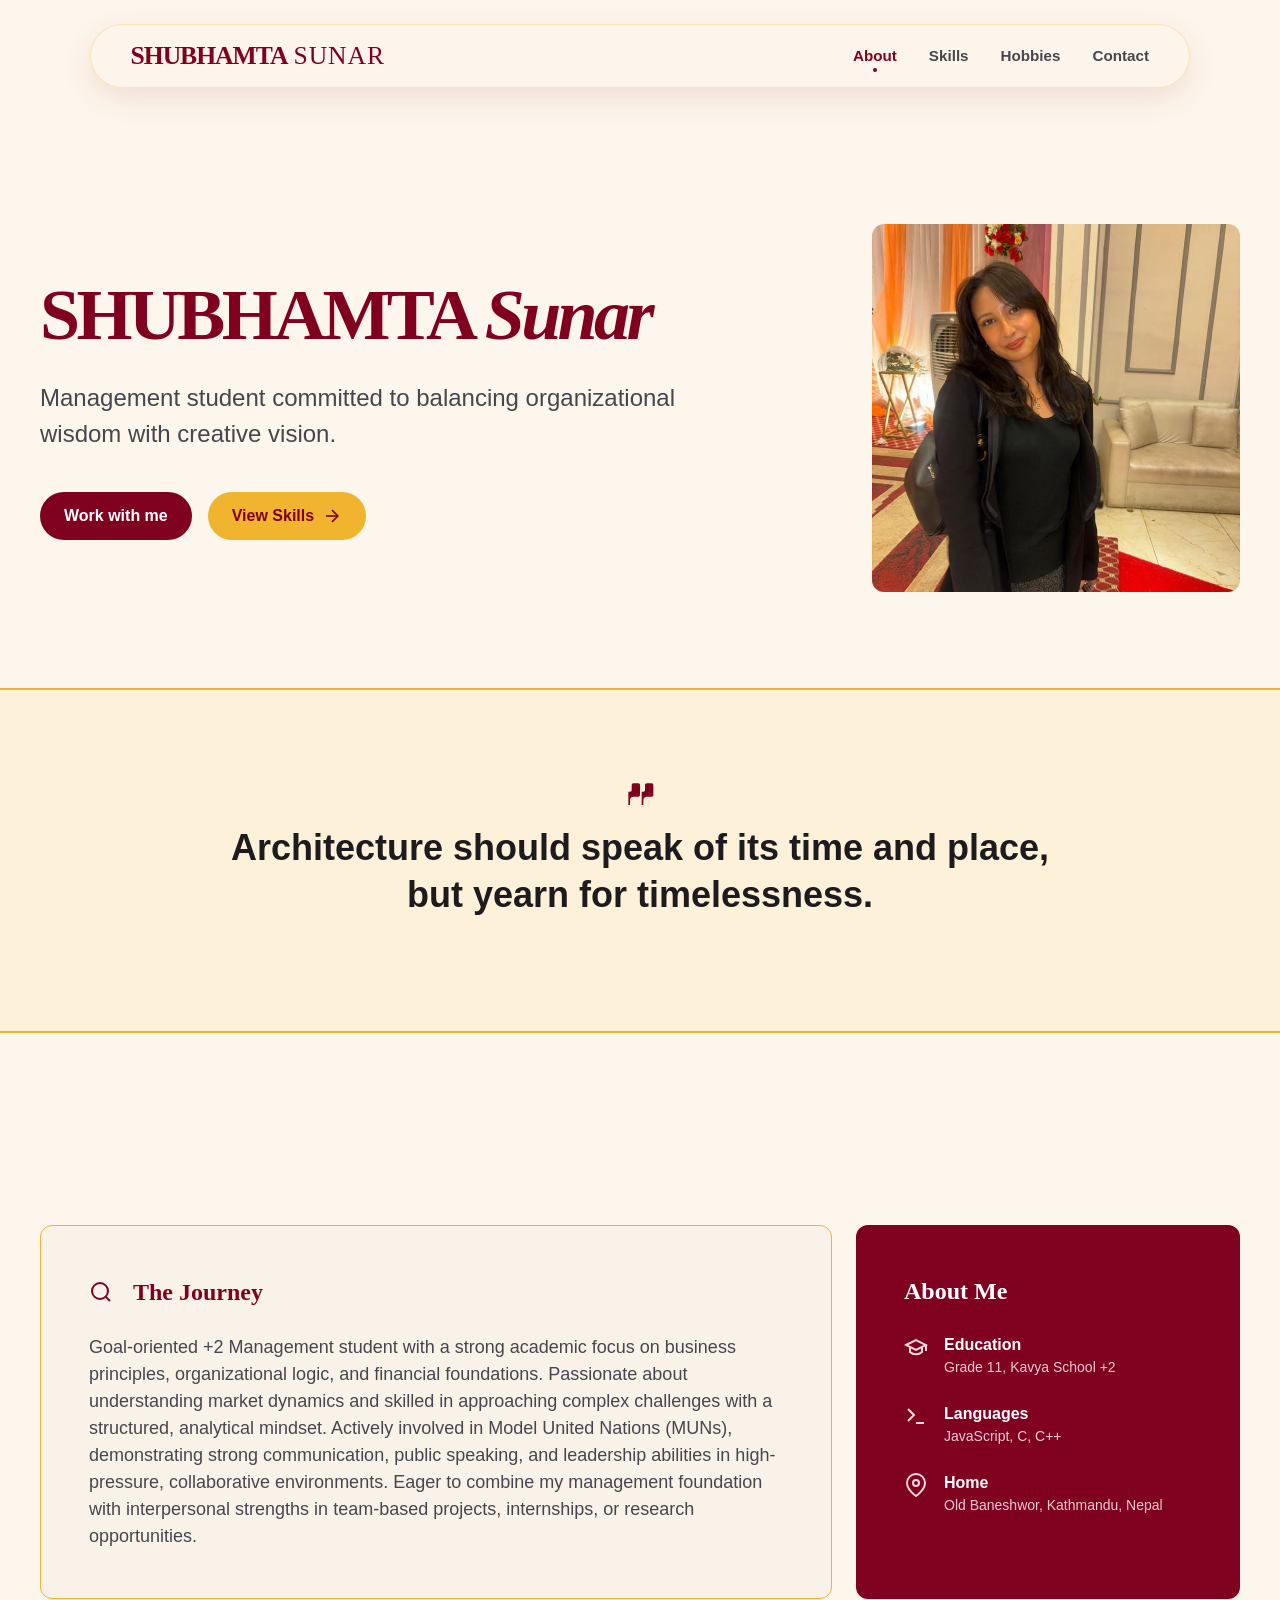
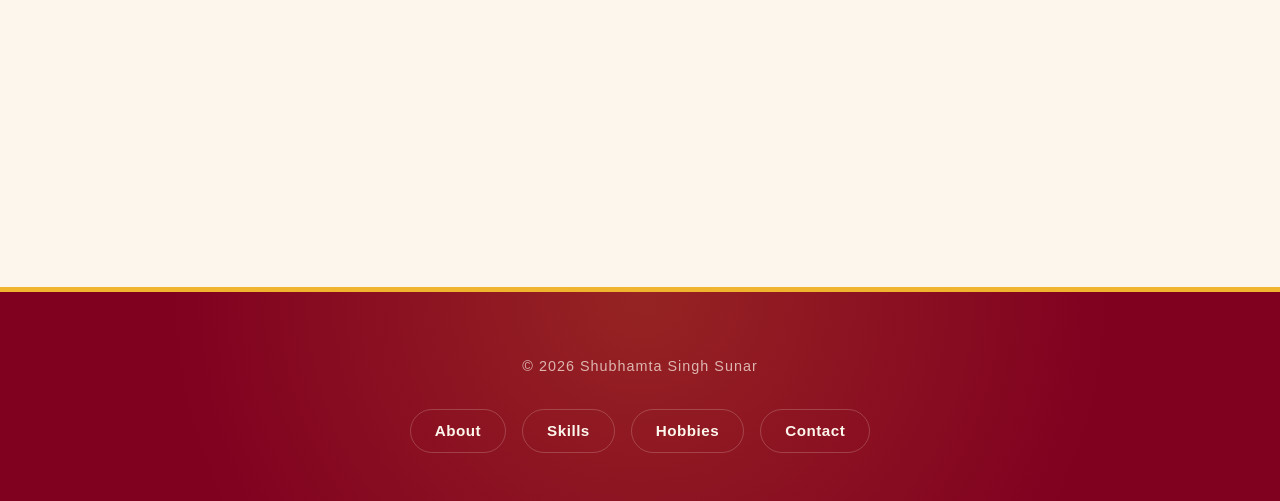
<file: index.html>
<!DOCTYPE html>
<html lang="en">
<head>
  <meta charset="UTF-8">
  <meta name="viewport" content="width=device-width, initial-scale=1.0">
  <meta name="description" content="Portfolio of Shubhamta Sunar">
  <title>About | Student Portfolio</title>
  <link rel="stylesheet" href="styles.css">
  <link rel="stylesheet" href="index.css">
</head>
<body style="min-height: 100vh;">
  <nav class="navbar">
    <div class="nav-container">
      <a href="about.html" class="nav-logo-container">
        <span class="nav-logo">SHUBHAMTA <span>SUNAR</span></span>
      </a>
      <div class="nav-links">
        <a href="index.html" class="nav-link active">About</a>
        <a href="skills.html" class="nav-link">Skills</a>
        <a href="hobbies.html" class="nav-link">Hobbies</a>
        <a href="contact.html" class="nav-link">Contact</a>
      </div>
      <!-- Profile removed from nav per request -->
    </div>
  </nav>

  <main>
    <section class="container hero-section">
      <div class="hero-grid">
        <div class="hero-content">
          <h1 class="hero-title">SHUBHAMTA <span class="text-primary-italic">Sunar</span></h1>
          <p class="hero-desc">Management student committed to balancing organizational wisdom with creative vision.</p>
          <div class="hero-actions">
            <a href="contact.html" class="btn btn-primary">Work with me</a>
            <a href="skills.html" class="btn btn-secondary">
              View Skills
              <span style="display: flex; align-items: center; margin-left: 8px;"><svg viewBox="0 0 24 24" width="20" height="20" fill="none" stroke="currentColor" stroke-width="2"><line x1="5" y1="12" x2="19" y2="12"></line><polyline points="12 5 19 12 12 19"></polyline></svg></span>
            </a>
          </div>
        </div>
        <div class="hero-image-wrapper">
          <div class="hero-image-container">
            <img src="photo.jpeg" alt="Profile photo of Shubhamta Sunar" class="hero-image">
          </div>
        </div>
      </div>
    </section>

    <section class="quote-section" style="background-color: #fdf2d9; border-top: 2px solid var(--color-xanthous); border-bottom: 2px solid var(--color-xanthous);">
      <div class="quote-content">
        <span class="quote-icon"><svg viewBox="0 0 24 24" width="40" height="40" fill="currentColor"><path d="M14.017 21L14.017 18C14.017 16.8954 14.9124 16 16.017 16H19.017C19.5693 16 20.017 15.5523 20.017 15V9C20.017 8.44772 19.5693 8 19.017 8H16.017C15.4647 8 15.017 8.44772 15.017 9V12C15.017 12.5523 14.5693 13 14.017 13H13.017V21H14.017ZM6.017 21L6.017 18C6.017 16.8954 6.91243 16 8.017 16H11.017C11.5693 16 12.017 15.5523 12.017 15V9C12.017 8.44772 11.5693 8 11.017 8H8.017C7.46472 8 7.017 8.44772 7.017 9V12C7.017 12.5523 6.56928 13 6.017 13H5.017V21H6.017Z"></path></svg></span>
        <blockquote class="quote-text">
          Architecture should speak of its time and place, but yearn for timelessness.
        </blockquote>
      </div>
    </section>

    <section class="container" style="padding: 6rem 0;">
      <div class="bento-grid">
        <!-- Story Card -->
        <div class="bento-card span-2" style="background-color: var(--color-surface-container-low); border: 1px solid var(--color-xanthous);">
          <h2 class="bento-title">
            <span class="text-primary" style="display: flex; align-items: center;"><svg viewBox="0 0 24 24" width="24" height="24" fill="none" stroke="currentColor" stroke-width="2" style="margin-right: 8px;"><circle cx="11" cy="11" r="8"></circle><line x1="21" y1="21" x2="16.65" y2="16.65"></line></svg></span>
            The Journey
          </h2>
          <div style="font-size: 1.125rem; color: var(--color-on-surface-variant); display: flex; flex-direction: column; gap: 1rem;">
            <p>Goal-oriented +2 Management student with a strong academic focus on business principles, organizational logic, and financial foundations. Passionate about understanding market dynamics and skilled in approaching complex challenges with a structured, analytical mindset. Actively involved in Model United Nations (MUNs), demonstrating strong communication, public speaking, and leadership abilities in high-pressure, collaborative environments. Eager to combine my management foundation with interpersonal strengths in team-based projects, internships, or research opportunities.</p>
          </div>
        </div>

        <!-- Fast Facts -->
        <div class="bento-card bento-card-primary">
          <h2 class="bento-title">About Me</h2>
          <ul class="stats-list">
            <li class="stat-item">
              <span style="color: var(--color-primary-container); font-size: 1.5rem;"><svg viewBox="0 0 24 24" width="24" height="24" fill="none" stroke="currentColor" stroke-width="2"><path d="M22 10v6M2 10l10-5 10 5-10 5z"></path><path d="M6 12v5c3 3 9 3 12 0v-5"></path></svg></span>
              <div>
                <p style="font-weight: bold;">Education</p>
                <p style="opacity: 0.8; font-size: 0.875rem;">Grade 11, Kavya School +2</p>
              </div>
            </li>
            <li class="stat-item">
              <span style="color: var(--color-primary-container); font-size: 1.5rem;"><svg viewBox="0 0 24 24" width="24" height="24" fill="none" stroke="currentColor" stroke-width="2"><polyline points="4 17 10 11 4 5"></polyline><line x1="12" y1="19" x2="20" y2="19"></line></svg></span>
              <div>
                <p style="font-weight: bold;">Languages</p>
                <p style="opacity: 0.8; font-size: 0.875rem;">JavaScript, C, C++</p>
              </div>
            </li>
            <li class="stat-item">
              <span style="color: var(--color-primary-container); font-size: 1.5rem;"><svg viewBox="0 0 24 24" width="24" height="24" fill="none" stroke="currentColor" stroke-width="2"><path d="M21 10c0 7-9 13-9 13s-9-6-9-13a9 9 0 0 1 18 0z"></path><circle cx="12" cy="10" r="3"></circle></svg></span>
              <div>
                <p style="font-weight: bold;">Home</p>
                <p style="opacity: 0.8; font-size: 0.875rem;">Old Baneshwor, Kathmandu, Nepal</p>
              </div>
            </li>
          </ul>
        </div>
      </div>
    </section>
  </main>

  <footer>
    <div class="footer-container">
      <p>© 2026 Shubhamta Singh Sunar</p>
      <div class="footer-links">
        <a href="index.html" class="footer-link">About</a>
        <a href="skills.html" class="footer-link">Skills</a>
        <a href="hobbies.html" class="footer-link">Hobbies</a>
        <a href="contact.html" class="footer-link">Contact</a>
      </div>
    </div>
  </footer>
</body>
</html>
</file>
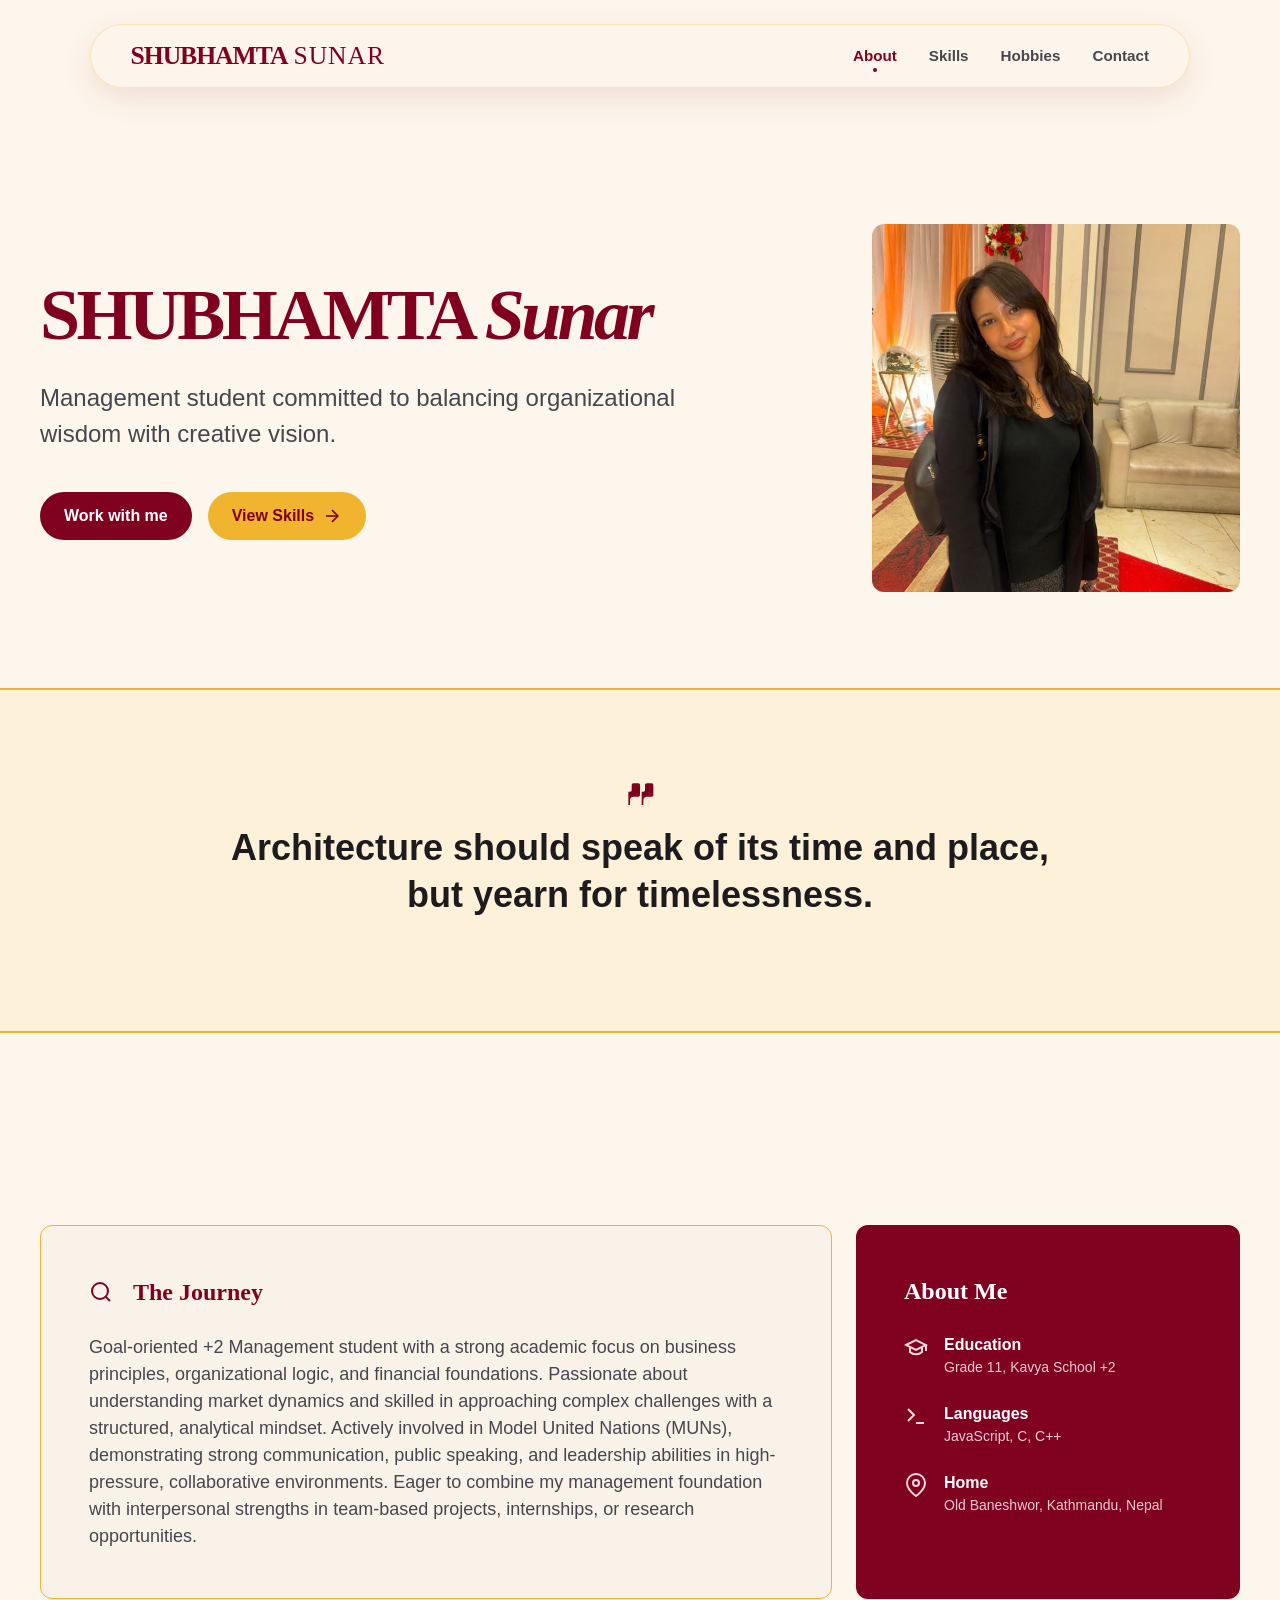
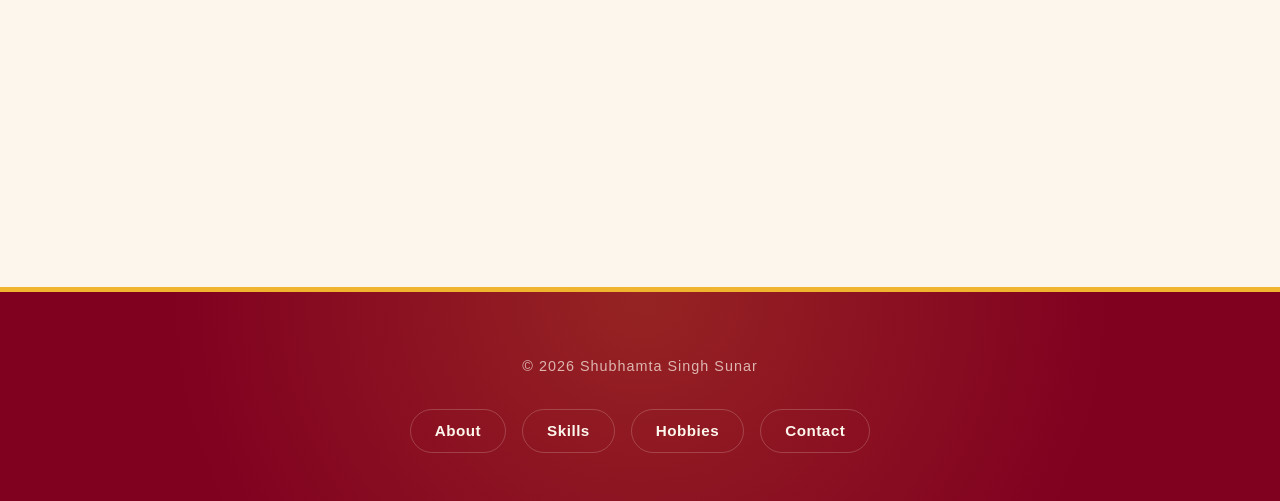
<file: about.html>
<!DOCTYPE html>
<html lang="en">
<head>
  <meta charset="UTF-8">
  <meta name="viewport" content="width=device-width, initial-scale=1.0">
  <meta name="description" content="Portfolio of Shubhamta Sunar">
  <title>About | Student Portfolio</title>
  <link rel="stylesheet" href="styles.css">
  <link rel="stylesheet" href="about.css">
</head>
<body style="min-height: 100vh;">
  <nav class="navbar">
    <div class="nav-container">
      <a href="about.html" class="nav-logo-container">
        <span class="nav-logo">SHUBHAMTA <span>SUNAR</span></span>
      </a>
      <div class="nav-links">
        <a href="about.html" class="nav-link active">About</a>
        <a href="skills.html" class="nav-link">Skills</a>
        <a href="hobbies.html" class="nav-link">Hobbies</a>
        <a href="contact.html" class="nav-link">Contact</a>
      </div>
      <!-- Profile removed from nav per request -->
    </div>
  </nav>

  <main>
    <section class="container hero-section">
      <div class="hero-grid">
        <div class="hero-content">
          <h1 class="hero-title">SHUBHAMTA <span class="text-primary-italic">Sunar</span></h1>
          <p class="hero-desc">Management student committed to balancing organizational wisdom with creative vision.</p>
          <div class="hero-actions">
            <a href="contact.html" class="btn btn-primary">Work with me</a>
            <a href="skills.html" class="btn btn-secondary">
              View Skills
              <span style="display: flex; align-items: center; margin-left: 8px;"><svg viewBox="0 0 24 24" width="20" height="20" fill="none" stroke="currentColor" stroke-width="2"><line x1="5" y1="12" x2="19" y2="12"></line><polyline points="12 5 19 12 12 19"></polyline></svg></span>
            </a>
          </div>
        </div>
        <div class="hero-image-wrapper">
          <div class="hero-image-container">
            <img src="photo.jpeg" alt="Profile photo of Shubhamta Sunar" class="hero-image">
          </div>
        </div>
      </div>
    </section>

    <section class="quote-section" style="background-color: #fdf2d9; border-top: 2px solid var(--color-xanthous); border-bottom: 2px solid var(--color-xanthous);">
      <div class="quote-content">
        <span class="quote-icon"><svg viewBox="0 0 24 24" width="40" height="40" fill="currentColor"><path d="M14.017 21L14.017 18C14.017 16.8954 14.9124 16 16.017 16H19.017C19.5693 16 20.017 15.5523 20.017 15V9C20.017 8.44772 19.5693 8 19.017 8H16.017C15.4647 8 15.017 8.44772 15.017 9V12C15.017 12.5523 14.5693 13 14.017 13H13.017V21H14.017ZM6.017 21L6.017 18C6.017 16.8954 6.91243 16 8.017 16H11.017C11.5693 16 12.017 15.5523 12.017 15V9C12.017 8.44772 11.5693 8 11.017 8H8.017C7.46472 8 7.017 8.44772 7.017 9V12C7.017 12.5523 6.56928 13 6.017 13H5.017V21H6.017Z"></path></svg></span>
        <blockquote class="quote-text">
          Architecture should speak of its time and place, but yearn for timelessness.
        </blockquote>
      </div>
    </section>

    <section class="container" style="padding: 6rem 0;">
      <div class="bento-grid">
        <!-- Story Card -->
        <div class="bento-card span-2" style="background-color: var(--color-surface-container-low); border: 1px solid var(--color-xanthous);">
          <h2 class="bento-title">
            <span class="text-primary" style="display: flex; align-items: center;"><svg viewBox="0 0 24 24" width="24" height="24" fill="none" stroke="currentColor" stroke-width="2" style="margin-right: 8px;"><circle cx="11" cy="11" r="8"></circle><line x1="21" y1="21" x2="16.65" y2="16.65"></line></svg></span>
            The Journey
          </h2>
          <div style="font-size: 1.125rem; color: var(--color-on-surface-variant); display: flex; flex-direction: column; gap: 1rem;">
            <p>Goal-oriented +2 Management student with a strong academic focus on business principles, organizational logic, and financial foundations. Passionate about understanding market dynamics and skilled in approaching complex challenges with a structured, analytical mindset. Actively involved in Model United Nations (MUNs), demonstrating strong communication, public speaking, and leadership abilities in high-pressure, collaborative environments. Eager to combine my management foundation with interpersonal strengths in team-based projects, internships, or research opportunities.</p>
          </div>
        </div>

        <!-- Fast Facts -->
        <div class="bento-card bento-card-primary">
          <h2 class="bento-title">About Me</h2>
          <ul class="stats-list">
            <li class="stat-item">
              <span style="color: var(--color-primary-container); font-size: 1.5rem;"><svg viewBox="0 0 24 24" width="24" height="24" fill="none" stroke="currentColor" stroke-width="2"><path d="M22 10v6M2 10l10-5 10 5-10 5z"></path><path d="M6 12v5c3 3 9 3 12 0v-5"></path></svg></span>
              <div>
                <p style="font-weight: bold;">Education</p>
                <p style="opacity: 0.8; font-size: 0.875rem;">Grade 11, Kavya School +2</p>
              </div>
            </li>
            <li class="stat-item">
              <span style="color: var(--color-primary-container); font-size: 1.5rem;"><svg viewBox="0 0 24 24" width="24" height="24" fill="none" stroke="currentColor" stroke-width="2"><polyline points="4 17 10 11 4 5"></polyline><line x1="12" y1="19" x2="20" y2="19"></line></svg></span>
              <div>
                <p style="font-weight: bold;">Languages</p>
                <p style="opacity: 0.8; font-size: 0.875rem;">JavaScript, C, C++</p>
              </div>
            </li>
            <li class="stat-item">
              <span style="color: var(--color-primary-container); font-size: 1.5rem;"><svg viewBox="0 0 24 24" width="24" height="24" fill="none" stroke="currentColor" stroke-width="2"><path d="M21 10c0 7-9 13-9 13s-9-6-9-13a9 9 0 0 1 18 0z"></path><circle cx="12" cy="10" r="3"></circle></svg></span>
              <div>
                <p style="font-weight: bold;">Home</p>
                <p style="opacity: 0.8; font-size: 0.875rem;">Old Baneshwor, Kathmandu, Nepal</p>
              </div>
            </li>
          </ul>
        </div>
      </div>
    </section>
  </main>

  <footer>
    <div class="footer-container">
      <p>© 2026 Shubhamta Singh Sunar</p>
      <div class="footer-links">
        <a href="about.html" class="footer-link">About</a>
        <a href="skills.html" class="footer-link">Skills</a>
        <a href="hobbies.html" class="footer-link">Hobbies</a>
        <a href="contact.html" class="footer-link">Contact</a>
      </div>
    </div>
  </footer>
</body>
</html>
</file>
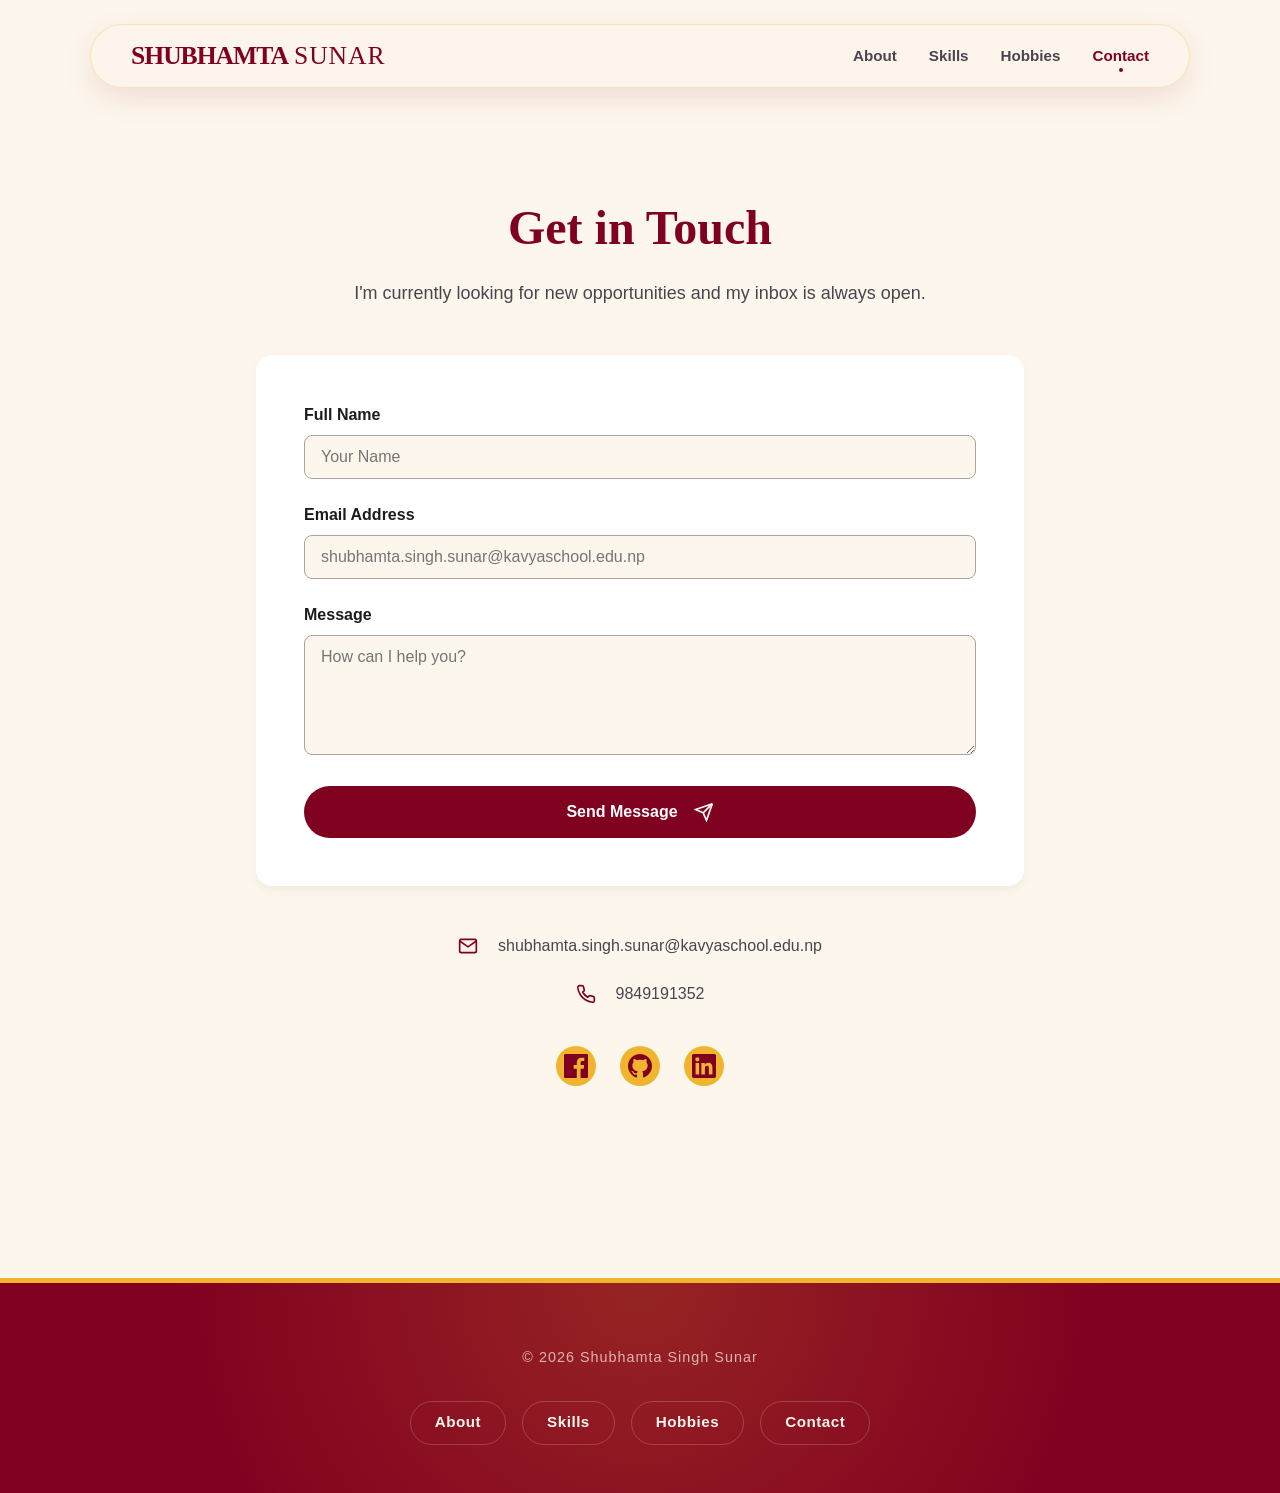
<file: contact.html>
<!DOCTYPE html>
<html lang="en">
<head>
  <meta charset="UTF-8">
  <meta name="viewport" content="width=device-width, initial-scale=1.0">
  <meta name="description" content="Portfolio of Shubhamta Sunar">
  <title>Contact | Student Portfolio</title>
  <link rel="stylesheet" href="styles.css">
  <link rel="stylesheet" href="contact.css">
  <style>
    /* Internal CSS requirement */
    .icon-primary { color: var(--color-primary) !important; }
  </style>
</head>
<body style="min-height: 100vh;">
  <nav class="navbar">
    <div class="nav-container">
      <a href="index.html" class="nav-logo-container">
        <span class="nav-logo">SHUBHAMTA <span>SUNAR</span></span>
      </a>
      <div class="nav-links">
        <a href="index.html" class="nav-link">About</a>
        <a href="skills.html" class="nav-link">Skills</a>
        <a href="hobbies.html" class="nav-link">Hobbies</a>
        <a href="contact.html" class="nav-link active">Contact</a>
      </div>
      <!-- Profile removed from nav per request -->
    </div>
  </nav>

  <main>
    <div class="container contact-section">
      <div class="contact-header">
        <h1>Get in Touch</h1>
        <p style="color: var(--color-on-surface-variant); font-size: 1.125rem;">I'm currently looking for new opportunities and my inbox is always open.</p>
      </div>

      <div class="contact-form-container">
        <form action="#">
          <div class="form-group">
            <label for="name" class="form-label">Full Name</label>
            <input type="text" id="name" name="name" class="form-input" placeholder="Your Name" required>
          </div>
          <div class="form-group">
            <label for="email" class="form-label">Email Address</label>
            <input type="email" id="email" name="email" class="form-input" placeholder="shubhamta.singh.sunar@kavyaschool.edu.np" required title="Please use your student email">
          </div>
          <div class="form-group">
            <label for="message" class="form-label">Message</label>
            <textarea id="message" name="message" class="form-textarea" placeholder="How can I help you?" required></textarea>
          </div>
          <button type="submit" class="btn btn-primary submit-btn">
            Send Message
            <span style="display: flex; align-items: center; margin-left: 8px;"><svg viewBox="0 0 24 24" width="20" height="20" fill="none" stroke="currentColor" stroke-width="2"><line x1="22" y1="2" x2="11" y2="13"></line><polyline points="22 2 15 22 11 13 2 9 22 2"></polyline></svg></span>
          </button>
        </form>
      </div>

      <div class="contact-info">
        <div class="info-item">
          <span class="icon-primary" style="display: flex; align-items: center; margin-right: 8px;"><svg viewBox="0 0 24 24" width="20" height="20" fill="none" stroke="currentColor" stroke-width="2"><path d="M4 4h16c1.1 0 2 .9 2 2v12c0 1.1-.9 2-2 2H4c-1.1 0-2-.9-2-2V6c0-1.1.9-2 2-2z"></path><polyline points="22,6 12,13 2,6"></polyline></svg></span>
          <a href="mailto:shubhamta.singh.sunar@kavyaschool.edu.np" style="color: inherit; text-decoration: none;">shubhamta.singh.sunar@kavyaschool.edu.np</a>
        </div>
        <div class="info-item">
          <span class="icon-primary" style="display: flex; align-items: center; margin-right: 8px;"><svg viewBox="0 0 24 24" width="20" height="20" fill="none" stroke="currentColor" stroke-width="2"><path d="M22 16.92v3a2 2 0 0 1-2.18 2 19.79 19.79 0 0 1-8.63-3.07 19.5 19.5 0 0 1-6-6 19.79 19.79 0 0 1-3.07-8.67A2 2 0 0 1 4.11 2h3a2 2 0 0 1 2 1.72 12.84 12.84 0 0 0 .7 2.81 2 2 0 0 1-.45 2.11L8.09 9.91a16 16 0 0 0 6 6l1.27-1.27a2 2 0 0 1 2.11-.45 12.84 12.84 0 0 0 2.81.7A2 2 0 0 1 22 16.92z"></path></svg></span>
          <a href="tel:9849191352" style="color: inherit; text-decoration: none;">9849191352</a>
        </div>
        
        <div class="social-links">
          <a href="#" class="btn btn-secondary" style="padding: 0.5rem; border-radius: 50%;">
            <svg viewBox="0 0 24 24" width="24" height="24" fill="currentColor"><path d="M22.675 0h-21.35C.597 0 0 .597 0 1.326v21.348C0 23.403.597 24 1.325 24H12.82v-9.294H9.692v-3.622h3.128V8.413c0-3.1 1.893-4.788 4.659-4.788 1.325 0 2.463.099 2.795.143v3.24l-1.918.001c-1.504 0-1.795.715-1.795 1.763v2.313h3.587l-.467 3.622h-3.12V24h6.116c.728 0 1.325-.597 1.325-1.326V1.326C24 .597 23.403 0 22.675 0z"></path></svg>
          </a>
          <a href="#" class="btn btn-secondary" style="padding: 0.5rem; border-radius: 50%;">
            <svg viewBox="0 0 24 24" width="24" height="24" fill="currentColor"><path d="M12 0C5.373 0 0 5.373 0 12c0 5.302 3.438 9.8 8.207 11.387.6.113.793-.26.793-.577v-2.234c-3.338.726-4.042-1.416-4.042-1.416-.546-1.387-1.333-1.756-1.333-1.756-1.09-.745.083-.73.083-.73 1.205.084 1.838 1.236 1.838 1.236 1.07 1.835 2.809 1.305 3.495.997.108-.775.418-1.305.76-1.605-2.665-.3-5.466-1.332-5.466-5.93 0-1.31.465-2.38 1.235-3.22-.124-.303-.535-1.524.117-3.176 0 0 1.008-.322 3.3 1.23.957-.266 1.983-.399 3.003-.404 1.02.005 2.047.138 3.006.404 2.29-1.552 3.297-1.23 3.297-1.23.653 1.652.242 2.873.118 3.176.77.84 1.235 1.91 1.235 3.22 0 4.609-2.807 5.627-5.479 5.92.43.372.823 1.102.823 2.222v3.293c0 .319.192.694.801.576C20.566 21.797 24 17.3 24 12c0-6.627-5.373-12-12-12z"></path></svg>
          </a>
          <a href="#" class="btn btn-secondary" style="padding: 0.5rem; border-radius: 50%;">
            <svg viewBox="0 0 24 24" width="24" height="24" fill="currentColor"><path d="M20.447 20.452h-3.554v-5.569c0-1.328-.027-3.037-1.852-3.037-1.853 0-2.136 1.445-2.136 2.939v5.667H9.351V9h3.414v1.561h.046c.477-.9 1.637-1.85 3.37-1.85 3.601 0 4.267 2.37 4.267 5.455v6.286zM5.337 7.433c-1.144 0-2.063-.926-2.063-2.065 0-1.138.92-2.063 2.063-2.063 1.14 0 2.064.925 2.064 2.063 0 1.139-.925 2.065-2.064 2.065zm1.782 13.019H3.555V9h3.564v11.452zM22.225 0H1.771C.792 0 0 .774 0 1.729v20.542C0 23.227.792 24 1.771 24h20.451C23.2 24 24 23.227 24 22.271V1.729C24 .774 23.2 0 22.222 0h.003z"></path></svg>
          </a>
        </div>
      </div>
    </div>
  </main>

  <footer>
    <div class="footer-container">
      <p>© 2026 Shubhamta Singh Sunar</p>
      <div class="footer-links">
        <a href="about.html" class="footer-link">About</a>
        <a href="skills.html" class="footer-link">Skills</a>
        <a href="hobbies.html" class="footer-link">Hobbies</a>
        <a href="contact.html" class="footer-link">Contact</a>
      </div>
    </div>
  </footer>
</body>
</html>
</file>
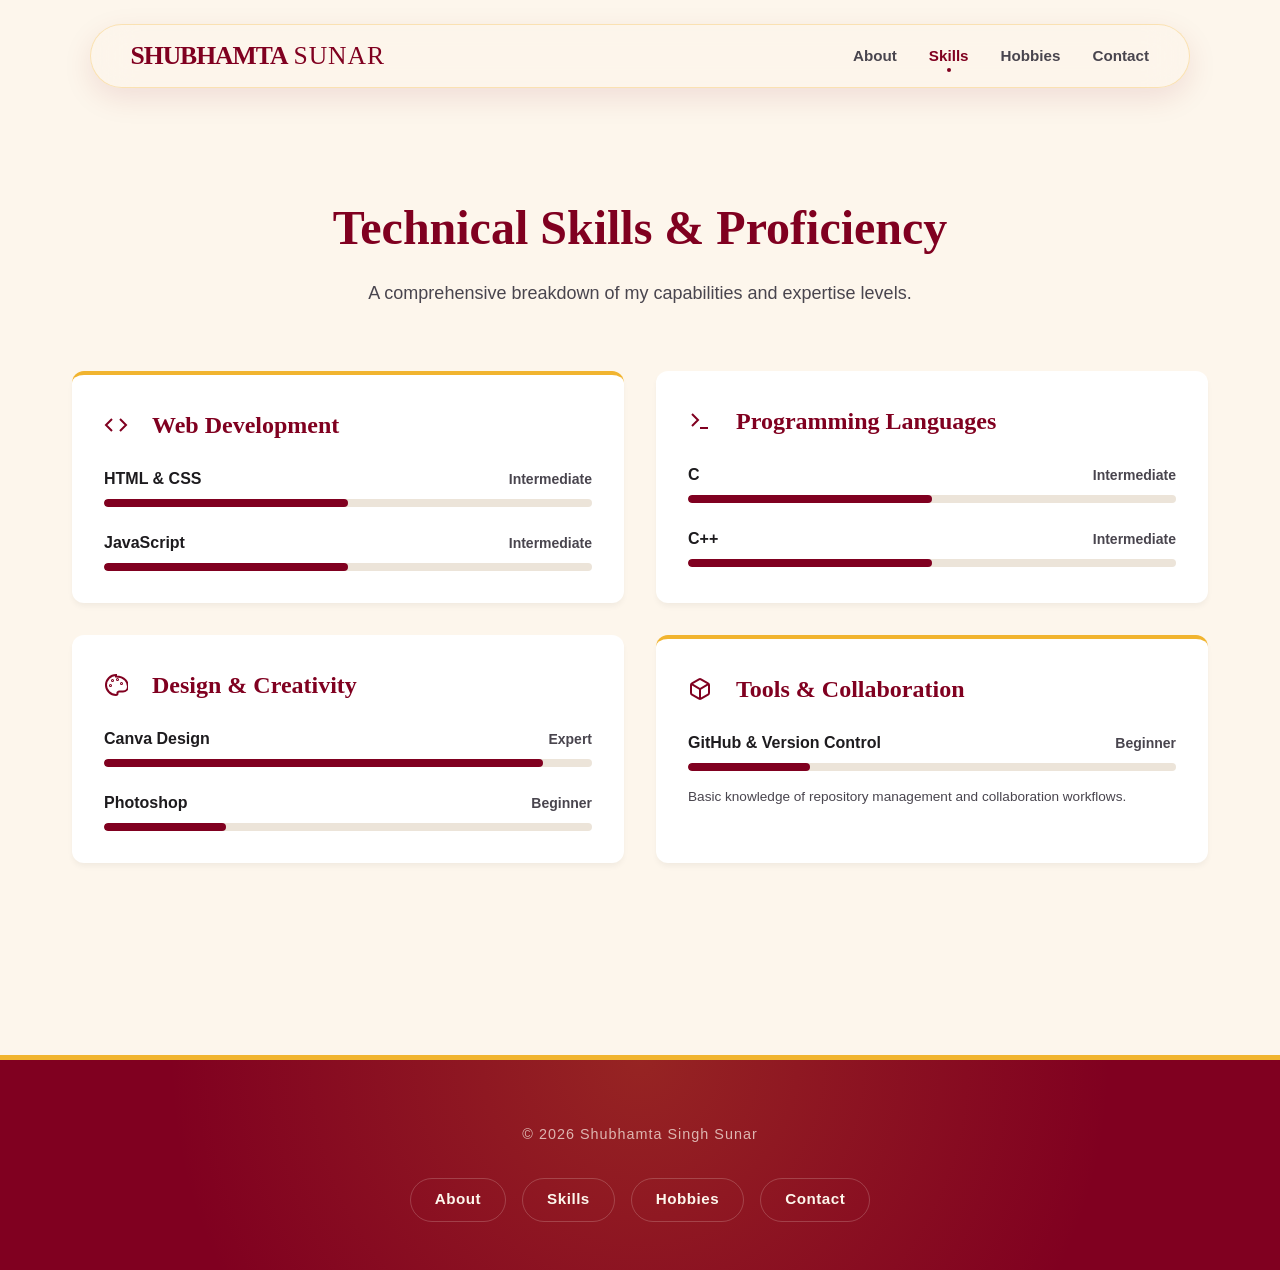
<file: skills.html>
<!DOCTYPE html>
<html lang="en">
<head>
  <meta charset="UTF-8">
  <meta name="viewport" content="width=device-width, initial-scale=1.0">
  <meta name="description" content="Portfolio of Shubhamta Sunar">
  <title>Skills | Student Portfolio</title>
  <link rel="stylesheet" href="styles.css">
  <link rel="stylesheet" href="skills.css">
  <style>
    /* Internal CSS requirement */
    .expert-bar { width: 90%; }
    .advanced-bar { width: 75%; }
    .intermediate-bar { width: 50%; }
    .beginner-bar { width: 25%; }
  </style>
</head>
<body style="min-height: 100vh;">
  <nav class="navbar">
    <div class="nav-container">
      <a href="index.html" class="nav-logo-container">
        <span class="nav-logo">SHUBHAMTA <span>SUNAR</span></span>
      </a>
      <div class="nav-links">
        <a href="index.html" class="nav-link">About</a>
        <a href="skills.html" class="nav-link active">Skills</a>
        <a href="hobbies.html" class="nav-link">Hobbies</a>
        <a href="contact.html" class="nav-link">Contact</a>
      </div>
      <!-- Profile removed from nav per request -->
    </div>
  </nav>

  <main>
    <div class="container">
      <div class="page-title">
        <h1>Technical Skills & Proficiency</h1>
        <p style="color: var(--color-on-surface-variant); font-size: 1.125rem;">A comprehensive breakdown of my capabilities and expertise levels.</p>
      </div>

      <div class="skills-grid">
        <!-- Web Development -->
        <div class="skill-category" style="border-top: 4px solid var(--color-xanthous);">
          <h2 class="category-title">
            <span style="display: flex; align-items: center; margin-right: 12px;"><svg viewBox="0 0 24 24" width="24" height="24" fill="none" stroke="currentColor" stroke-width="2"><polyline points="16 18 22 12 16 6"></polyline><polyline points="8 6 2 12 8 18"></polyline></svg></span> Web Development
          </h2>
          <div class="skill-list">
            <div class="skill-item">
              <div class="skill-header">
                <span>HTML & CSS</span>
                <span class="skill-level-text">Intermediate</span>
              </div>
              <div class="skill-bar-bg"><div class="skill-bar-fill intermediate-bar"></div></div>
            </div>
            <div class="skill-item">
              <div class="skill-header">
                <span>JavaScript</span>
                <span class="skill-level-text">Intermediate</span>
              </div>
              <div class="skill-bar-bg"><div class="skill-bar-fill intermediate-bar"></div></div>
            </div>
          </div>
        </div>

        <!-- Programming -->
        <div class="skill-category">
          <h2 class="category-title">
            <span style="display: flex; align-items: center; margin-right: 12px;"><svg viewBox="0 0 24 24" width="24" height="24" fill="none" stroke="currentColor" stroke-width="2"><polyline points="4 17 10 11 4 5"></polyline><line x1="12" y1="19" x2="20" y2="19"></line></svg></span> Programming Languages
          </h2>
          <div class="skill-list">
            <div class="skill-item">
              <div class="skill-header">
                <span>C</span>
                <span class="skill-level-text">Intermediate</span>
              </div>
              <div class="skill-bar-bg"><div class="skill-bar-fill intermediate-bar"></div></div>
            </div>
            <div class="skill-item">
              <div class="skill-header">
                <span>C++</span>
                <span class="skill-level-text">Intermediate</span>
              </div>
              <div class="skill-bar-bg"><div class="skill-bar-fill intermediate-bar"></div></div>
            </div>
          </div>
        </div>

        <!-- Design -->
        <div class="skill-category">
          <h2 class="category-title">
            <span style="display: flex; align-items: center; margin-right: 12px;"><svg viewBox="0 0 24 24" width="24" height="24" fill="none" stroke="currentColor" stroke-width="2"><circle cx="13.5" cy="6.5" r=".5"></circle><circle cx="17.5" cy="10.5" r=".5"></circle><circle cx="8.5" cy="7.5" r=".5"></circle><circle cx="6.5" cy="12.5" r=".5"></circle><path d="M12 2C6.5 2 2 6.5 2 12s4.5 10 10 10c.926 0 1.707-.757 1.451-1.637a1.437 1.437 0 0 1 .454-1.465c.34-.306.84-.448 1.289-.448H19c2.76 0 5-2.24 5-5 0-3.31-2.69-10-12-10z"></path></svg></span> Design & Creativity
          </h2>
          <div class="skill-list">
            <div class="skill-item">
              <div class="skill-header">
                <span>Canva Design</span>
                <span class="skill-level-text">Expert</span>
              </div>
              <div class="skill-bar-bg"><div class="skill-bar-fill expert-bar"></div></div>
            </div>
            <div class="skill-item">
              <div class="skill-header">
                <span>Photoshop</span>
                <span class="skill-level-text">Beginner</span>
              </div>
              <div class="skill-bar-bg"><div class="skill-bar-fill beginner-bar"></div></div>
            </div>
          </div>
        </div>
        
        <!-- Tools -->
        <div class="skill-category" style="border-top: 4px solid var(--color-xanthous);">
          <h2 class="category-title">
            <span style="display: flex; align-items: center; margin-right: 12px;"><svg viewBox="0 0 24 24" width="24" height="24" fill="none" stroke="currentColor" stroke-width="2"><path d="M21 16V8a2 2 0 0 0-1-1.73l-7-4a2 2 0 0 0-2 0l-7 4A2 2 0 0 0 3 8v8a2 2 0 0 0 1 1.73l7 4a2 2 0 0 0 2 0l7-4A2 2 0 0 0 21 16z"></path><polyline points="3.27 6.96 12 12.01 20.73 6.96"></polyline><line x1="12" y1="22.08" x2="12" y2="12"></line></svg></span> Tools & Collaboration
          </h2>
          <div class="skill-list">
            <div class="skill-item">
              <div class="skill-header">
                <span>GitHub & Version Control</span>
                <span class="skill-level-text">Beginner</span>
              </div>
              <div class="skill-bar-bg"><div class="skill-bar-fill beginner-bar"></div></div>
              <p style="font-size: 0.85rem; color: var(--color-on-surface-variant); margin-top: 0.5rem;">Basic knowledge of repository management and collaboration workflows.</p>
            </div>
          </div>
        </div>

      </div>
    </div>
  </main>

  <footer>
    <div class="footer-container">
      <p>© 2026 Shubhamta Singh Sunar</p>
      <div class="footer-links">
        <a href="about.html" class="footer-link">About</a>
        <a href="skills.html" class="footer-link">Skills</a>
        <a href="hobbies.html" class="footer-link">Hobbies</a>
        <a href="contact.html" class="footer-link">Contact</a>
      </div>
    </div>
  </footer>
</body>
</html>
</file>
<file: styles.css>
:root {
  --color-primary: #800020; /* Burgundy */
  --color-on-primary: #ffffff;
  --color-primary-container: #ffd9de;
  --color-on-primary-container: #3f000e;
  --color-surface: #fdf6ec; /* Creamy White */
  --color-on-surface: #1d1b1e;
  --color-surface-container-lowest: #ffffff;
  --color-surface-container-low: #f8f2e9;
  --color-surface-container-high: #ece4d9;
  --color-on-surface-variant: #49454e;
  --color-outline-variant: #b0a1a3;
  --font-headline: "Georgia", serif;
  --font-body: "Arial", sans-serif;
  --font-label: "Arial", sans-serif;
  
  --color-xanthous: #f1b42f;
  --color-burgundy: #800020;
  --color-burgundy-light: #a52a2a;
}

.nav-logo {
  font-family: var(--font-headline);
  font-weight: 900;
  font-size: 1.6rem;
  color: var(--color-burgundy);
  text-decoration: none !important;
  letter-spacing: -1px;
  display: flex;
  align-items: baseline;
  border: none !important;
  box-shadow: none !important;
}

.nav-logo span {
  color: var(--color-burgundy);
  font-weight: 300;
  margin-left: 6px;
  letter-spacing: 1px;
  text-decoration: none !important;
}

.nav-logo-container {
  text-decoration: none !important;
  border: none !important;
  outline: none !important;
}

* {
  margin: 0;
  padding: 0;
  box-sizing: border-box;
}

body {
  font-family: var(--font-body);
  background-color: var(--color-surface);
  color: var(--color-on-surface);
  line-height: 1.5;
  min-height: 100vh;
  display: flex;
  flex-direction: column;
}

::selection {
  background-color: var(--color-primary-container);
  color: var(--color-on-primary-container);
}

/* Navbar - Floating Glassmorphism Pill */
.navbar {
  position: fixed;
  top: 1.5rem;
  left: 50%;
  transform: translateX(-50%);
  width: 90%;
  max-width: 1100px;
  z-index: 1000;
  background-color: rgba(253, 246, 236, 0.7);
  backdrop-filter: blur(20px);
  -webkit-backdrop-filter: blur(20px);
  padding: 0.75rem 2.5rem;
  border-radius: 100px;
  border: 1px solid rgba(241, 180, 47, 0.3);
  box-shadow: 0 10px 30px rgba(128, 0, 32, 0.1);
  display: flex;
  justify-content: center;
}

.nav-container {
  width: 100%;
  display: flex;
  justify-content: space-between;
  align-items: center;
}

.nav-links {
  display: flex;
  gap: 2rem;
  font-family: var(--font-label);
  font-weight: 600;
  font-size: 0.95rem;
}

@media (max-width: 768px) {
  .nav-links {
    display: none;
  }
}

.nav-link {
  text-decoration: none;
  color: var(--color-on-surface-variant);
  transition: color 0.2s;
  position: relative;
}

.nav-link:hover {
  color: var(--color-primary);
}

.nav-link.active {
  color: var(--color-primary);
}

.nav-link.active::after {
  content: '';
  position: absolute;
  bottom: -4px;
  left: 50%;
  transform: translateX(-50%);
  width: 4px;
  height: 4px;
  background-color: var(--color-primary);
  border-radius: 50%;
}

.nav-profile {
  display: none; /* Hidden by default if not populated */
}

/* Main Content */
main {
  padding-top: 8rem;
  flex: 1;
}

.container {
  max-width: 1200px;
  margin: 0 auto;
  padding: 0 2rem;
}

/* Typography Headings */
h1, h2, h3 {
  font-family: var(--font-headline);
  color: var(--color-burgundy);
}

/* Buttons */
.btn {
  display: inline-flex;
  align-items: center;
  justify-content: center;
  padding: 0.75rem 1.5rem;
  border-radius: 9999px;
  font-weight: 700;
  text-decoration: none;
  transition: transform 0.2s, background-color 0.2s;
  cursor: pointer;
  border: none;
}

.btn:active {
  transform: scale(0.95);
}

.btn-primary {
  background-color: var(--color-primary);
  color: var(--color-on-primary);
}

.btn-primary:hover {
  background-color: var(--color-burgundy-light);
}

.btn-secondary {
  background-color: var(--color-xanthous);
  color: var(--color-burgundy);
}

.btn-secondary:hover {
  background-color: #d9a02a;
}

.text-primary {
  color: var(--color-primary);
}

/* Footer */
footer {
  background-color: var(--color-primary); /* Burgundy background */
  color: var(--color-surface);
  padding: 4rem 0 3rem;
  margin-top: 6rem;
  border-top: 5px solid var(--color-xanthous); /* Gold accent */
  position: relative;
  overflow: hidden;
}

/* Subtle gold glow from the top */
footer::before {
  content: '';
  position: absolute;
  top: 0; left: 0; right: 0; bottom: 0;
  background: radial-gradient(circle at 50% 0%, rgba(241, 180, 47, 0.2) 0%, transparent 70%);
  pointer-events: none;
}

.footer-container {
  max-width: 1200px;
  margin: 0 auto;
  padding: 0 2rem;
  display: flex;
  flex-direction: column;
  align-items: center;
  gap: 2rem;
  text-align: center;
  position: relative;
  z-index: 1;
}

.footer-links {
  display: flex;
  gap: 1rem;
  flex-wrap: wrap;
  justify-content: center;
}

.footer-link {
  color: var(--color-surface);
  text-decoration: none;
  font-weight: 600;
  font-size: 0.95rem;
  padding: 0.6rem 1.5rem;
  border-radius: 100px;
  border: 1px solid rgba(253, 246, 236, 0.2);
  transition: all 0.3s cubic-bezier(0.4, 0, 0.2, 1);
  letter-spacing: 0.5px;
}

.footer-link:hover {
  background-color: var(--color-xanthous);
  color: var(--color-primary);
  border-color: var(--color-xanthous);
  transform: translateY(-3px);
  box-shadow: 0 6px 15px rgba(241, 180, 47, 0.3);
}

.footer-container p {
  color: rgba(253, 246, 236, 0.7);
  font-size: 0.9rem;
  letter-spacing: 1px;
}
</file>
<file: index.css>
/* specific styles for about page */
.hero-section {
  padding: 4rem 0;
}

@media (min-width: 768px) {
  .hero-section {
    padding: 6rem 0;
  }
}

.hero-grid {
  display: grid;
  grid-template-columns: 1fr;
  gap: 3rem;
  align-items: center;
}

@media (min-width: 768px) {
  .hero-grid {
    grid-template-columns: repeat(12, 1fr);
  }
}

.hero-content {
  order: 2;
}

@media (min-width: 768px) {
  .hero-content {
    grid-column: span 7;
    order: 1;
  }
}

@media (min-width: 1024px) {
  .hero-content {
    grid-column: span 8;
  }
}

.hero-title {
  font-size: 3rem;
  font-weight: 800;
  letter-spacing: -0.05em;
  margin-bottom: 1.5rem;
  line-height: 1.1;
}

@media (min-width: 768px) {
  .hero-title {
    font-size: 4.5rem;
  }
}

.text-primary-italic {
  color: var(--color-primary);
  font-style: italic;
}

.hero-desc {
  font-size: 1.25rem;
  color: var(--color-on-surface-variant);
  max-width: 42rem;
  margin-bottom: 2.5rem;
}

@media (min-width: 768px) {
  .hero-desc {
    font-size: 1.5rem;
  }
}

.hero-actions {
  display: flex;
  flex-wrap: wrap;
  gap: 1rem;
}

.hero-image-wrapper {
  order: 1;
  position: relative;
}

@media (min-width: 768px) {
  .hero-image-wrapper {
    grid-column: span 5;
    order: 2;
  }
}

@media (min-width: 1024px) {
  .hero-image-wrapper {
    grid-column: span 4;
  }
}

.hero-image-container {
  position: relative;
  aspect-ratio: 1 / 1;
  border-radius: 0.75rem;
  overflow: hidden;
  background-color: var(--color-surface-container-lowest);
  transition: transform 0.5s;
}

.hero-image-container:hover {
  transform: scale(1.02);
}

.hero-image {
  width: 100%;
  height: 100%;
  object-fit: cover;
}

.quote-section {
  background-color: var(--color-surface-container-low);
  padding: 5rem 0;
  text-align: center;
}

.quote-content {
  max-width: 56rem;
  margin: 0 auto;
  padding: 0 1.5rem;
}

.quote-icon {
  color: var(--color-primary);
  font-size: 2.25rem;
  margin-bottom: 1.5rem;
}

.quote-text {
  font-size: 1.875rem;
  font-weight: 700;
  line-height: 1.3;
  margin-bottom: 2rem;
}

@media (min-width: 768px) {
  .quote-text {
    font-size: 2.25rem;
  }
}

.bento-grid {
  display: grid;
  grid-template-columns: 1fr;
  gap: 1.5rem;
  padding: 6rem 0;
}

@media (min-width: 768px) {
  .bento-grid {
    grid-template-columns: repeat(3, 1fr);
  }
}

.bento-card {
  border-radius: 0.75rem;
  padding: 2rem;
  background-color: var(--color-surface-container-lowest);
}

@media (min-width: 768px) {
  .bento-card {
    padding: 3rem;
  }
}

.bento-card.span-2 {
  /* removed redundant span-1 */
}

@media (min-width: 768px) {
  .bento-card.span-2 {
    grid-column: span 2;
  }
}

.bento-title {
  font-size: 1.5rem;
  font-weight: 700;
  margin-bottom: 1.5rem;
  display: flex;
  align-items: center;
  gap: 0.75rem;
}

.bento-card-primary {
  background-color: var(--color-primary);
  color: var(--color-on-primary);
}

.bento-card-primary .bento-title, 
.bento-card-primary p {
  color: var(--color-on-primary);
}

.stats-list {
  list-style: none;
  display: flex;
  flex-direction: column;
  gap: 1.5rem;
}

.stat-item {
  display: flex;
  gap: 1rem;
  align-items: flex-start;
}

.hobby-tags {
  display: flex;
  flex-wrap: wrap;
  gap: 0.5rem;
}

.tag {
  padding: 0.5rem 1rem;
  background-color: var(--color-surface-container-lowest);
  border-radius: 9999px;
  font-size: 0.875rem;
  font-weight: 500;
}
</file>
<file: about.css>
/* specific styles for about page */
.hero-section {
  padding: 4rem 0;
}

@media (min-width: 768px) {
  .hero-section {
    padding: 6rem 0;
  }
}

.hero-grid {
  display: grid;
  grid-template-columns: 1fr;
  gap: 3rem;
  align-items: center;
}

@media (min-width: 768px) {
  .hero-grid {
    grid-template-columns: repeat(12, 1fr);
  }
}

.hero-content {
  order: 2;
}

@media (min-width: 768px) {
  .hero-content {
    grid-column: span 7;
    order: 1;
  }
}

@media (min-width: 1024px) {
  .hero-content {
    grid-column: span 8;
  }
}

.hero-title {
  font-size: 3rem;
  font-weight: 800;
  letter-spacing: -0.05em;
  margin-bottom: 1.5rem;
  line-height: 1.1;
}

@media (min-width: 768px) {
  .hero-title {
    font-size: 4.5rem;
  }
}

.text-primary-italic {
  color: var(--color-primary);
  font-style: italic;
}

.hero-desc {
  font-size: 1.25rem;
  color: var(--color-on-surface-variant);
  max-width: 42rem;
  margin-bottom: 2.5rem;
}

@media (min-width: 768px) {
  .hero-desc {
    font-size: 1.5rem;
  }
}

.hero-actions {
  display: flex;
  flex-wrap: wrap;
  gap: 1rem;
}

.hero-image-wrapper {
  order: 1;
  position: relative;
}

@media (min-width: 768px) {
  .hero-image-wrapper {
    grid-column: span 5;
    order: 2;
  }
}

@media (min-width: 1024px) {
  .hero-image-wrapper {
    grid-column: span 4;
  }
}

.hero-image-container {
  position: relative;
  aspect-ratio: 1 / 1;
  border-radius: 0.75rem;
  overflow: hidden;
  background-color: var(--color-surface-container-lowest);
  transition: transform 0.5s;
}

.hero-image-container:hover {
  transform: scale(1.02);
}

.hero-image {
  width: 100%;
  height: 100%;
  object-fit: cover;
}

.quote-section {
  background-color: var(--color-surface-container-low);
  padding: 5rem 0;
  text-align: center;
}

.quote-content {
  max-width: 56rem;
  margin: 0 auto;
  padding: 0 1.5rem;
}

.quote-icon {
  color: var(--color-primary);
  font-size: 2.25rem;
  margin-bottom: 1.5rem;
}

.quote-text {
  font-size: 1.875rem;
  font-weight: 700;
  line-height: 1.3;
  margin-bottom: 2rem;
}

@media (min-width: 768px) {
  .quote-text {
    font-size: 2.25rem;
  }
}

.bento-grid {
  display: grid;
  grid-template-columns: 1fr;
  gap: 1.5rem;
  padding: 6rem 0;
}

@media (min-width: 768px) {
  .bento-grid {
    grid-template-columns: repeat(3, 1fr);
  }
}

.bento-card {
  border-radius: 0.75rem;
  padding: 2rem;
  background-color: var(--color-surface-container-lowest);
}

@media (min-width: 768px) {
  .bento-card {
    padding: 3rem;
  }
}

.bento-card.span-2 {
  /* removed redundant span-1 */
}

@media (min-width: 768px) {
  .bento-card.span-2 {
    grid-column: span 2;
  }
}

.bento-title {
  font-size: 1.5rem;
  font-weight: 700;
  margin-bottom: 1.5rem;
  display: flex;
  align-items: center;
  gap: 0.75rem;
}

.bento-card-primary {
  background-color: var(--color-primary);
  color: var(--color-on-primary);
}

.bento-card-primary .bento-title, 
.bento-card-primary p {
  color: var(--color-on-primary);
}

.stats-list {
  list-style: none;
  display: flex;
  flex-direction: column;
  gap: 1.5rem;
}

.stat-item {
  display: flex;
  gap: 1rem;
  align-items: flex-start;
}

.hobby-tags {
  display: flex;
  flex-wrap: wrap;
  gap: 0.5rem;
}

.tag {
  padding: 0.5rem 1rem;
  background-color: var(--color-surface-container-lowest);
  border-radius: 9999px;
  font-size: 0.875rem;
  font-weight: 500;
}
</file>
<file: contact.css>
/* css for contact page */
.contact-section {
  padding: 4rem 0 6rem;
  max-width: 48rem;
  margin: 0 auto;
}

.contact-header {
  text-align: center;
  margin-bottom: 3rem;
}

.contact-header h1 {
  font-size: 3rem;
  font-weight: 800;
  margin-bottom: 1rem;
}

.contact-form-container {
  background-color: var(--color-surface-container-lowest);
  padding: 3rem;
  border-radius: 1rem;
  box-shadow: 0 4px 10px rgba(0,0,0,0.05);
}

.form-group {
  margin-bottom: 1.5rem;
}

.form-label {
  display: block;
  font-weight: 600;
  margin-bottom: 0.5rem;
  color: var(--color-on-surface);
}

.form-input, .form-textarea {
  width: 100%;
  padding: 0.75rem 1rem;
  border: 1px solid var(--color-outline-variant);
  border-radius: 0.5rem;
  font-family: inherit;
  font-size: 1rem;
  background-color: var(--color-surface);
  color: var(--color-on-surface);
  transition: border-color 0.2s, box-shadow 0.2s;
}

.form-input:focus, .form-textarea:focus {
  outline: none;
  border-color: var(--color-primary);
  box-shadow: 0 0 0 3px var(--color-primary-container);
}

.form-textarea {
  resize: vertical;
  min-height: 120px;
}

.submit-btn {
  width: 100%;
  display: flex;
  justify-content: center;
  align-items: center;
  gap: 0.5rem;
  padding: 1rem;
  font-size: 1rem;
  font-weight: 700;
}

.contact-info {
  margin-top: 3rem;
  display: flex;
  flex-direction: column;
  gap: 1.5rem;
  align-items: center;
  text-align: center;
}

.info-item {
  display: flex;
  align-items: center;
  gap: 0.75rem;
  color: var(--color-on-surface-variant);
}

.social-links {
  display: flex;
  justify-content: center;
  gap: 1.5rem;
  margin-top: 1rem;
}
</file>
<file: skills.css>
/* css for skills page */
.page-title {
  text-align: center;
  padding: 4rem 0 2rem;
}

.page-title h1 {
  font-size: 3rem;
  font-weight: 800;
  margin-bottom: 1rem;
}

.skills-grid {
  display: grid;
  grid-template-columns: 1fr;
  gap: 2rem;
  padding: 2rem 0 6rem;
}

@media (min-width: 768px) {
  .skills-grid {
    grid-template-columns: repeat(2, 1fr);
  }
}

.skill-category {
  background-color: var(--color-surface-container-lowest);
  border-radius: 0.75rem;
  padding: 2rem;
  box-shadow: 0 4px 6px -1px rgba(0, 0, 0, 0.05);
}

.category-title {
  display: flex;
  align-items: center;
  gap: 0.75rem;
  font-size: 1.5rem;
  margin-bottom: 1.5rem;
  color: var(--color-primary);
}

.skill-list {
  display: flex;
  flex-direction: column;
  gap: 1.5rem;
}

.skill-item {
  display: flex;
  flex-direction: column;
  gap: 0.5rem;
}

.skill-header {
  display: flex;
  justify-content: space-between;
  align-items: center;
  font-weight: 600;
}

.skill-level-text {
  font-size: 0.875rem;
  color: var(--color-on-surface-variant);
}

.skill-bar-bg {
  width: 100%;
  height: 0.5rem;
  background-color: var(--color-surface-container-high);
  border-radius: 1rem;
  overflow: hidden;
}

.skill-bar-fill {
  height: 100%;
  background-color: var(--color-primary);
  border-radius: 1rem;
}
</file>
